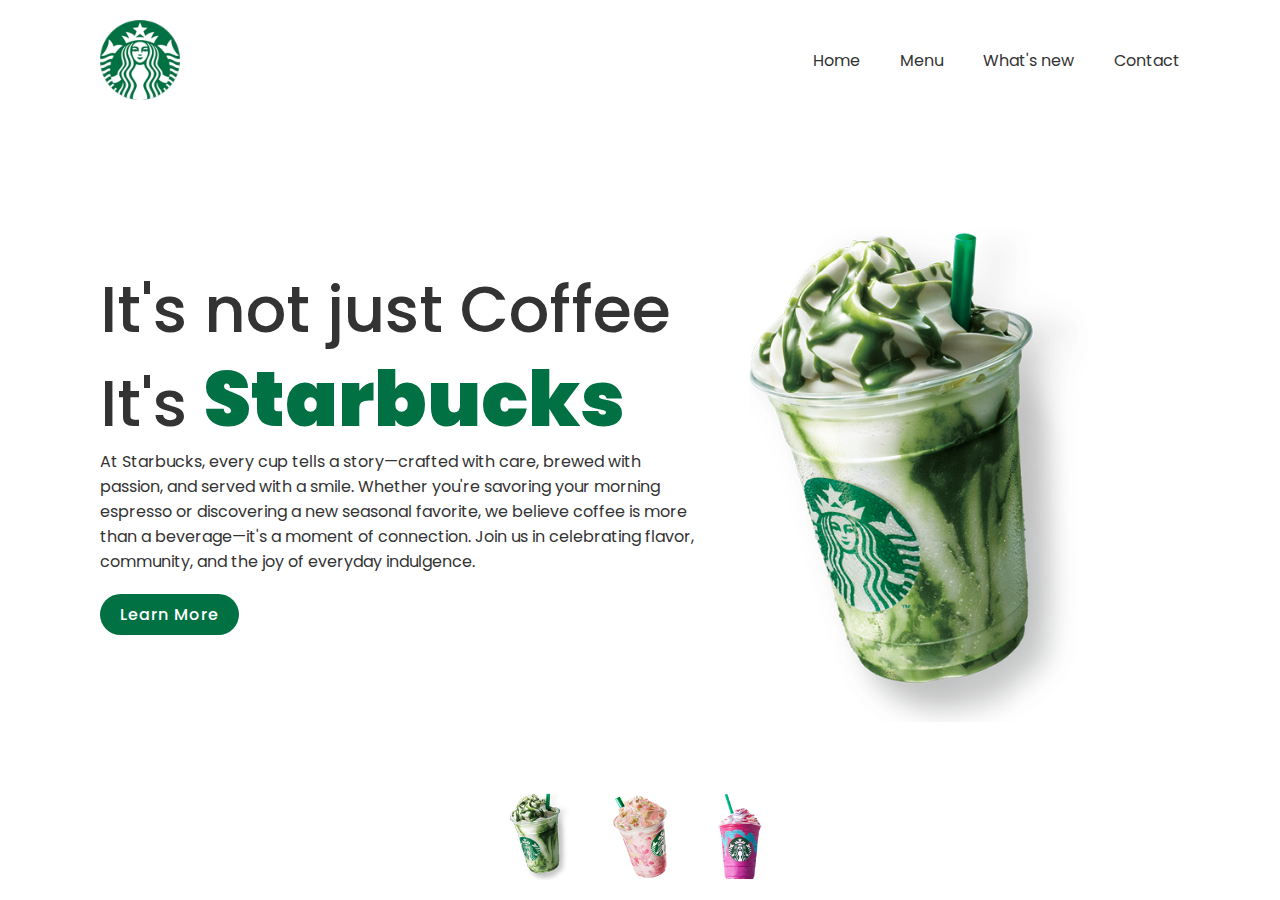
<file: Landing Page/index.html>
<html lang="en">
<head>
     <meta charset="UTF-8">
     <meta http-equiv="X-UA-Compatible" content="IE=edge">
     <meta name="viewport"  content="width=device-width,initial-scale=1.0">
     <title> StarbucksLanding Page </title>
     <link rel="stylesheet" href="style.css">
</head>
<body>
    <section>
        <header>
            <a href="#"><img src="./img/logo.png" class="logo"></a>
            <ul>
                <li><a href="">Home</a></li>
                <li><a href="">Menu</a></li>
                <li><a href="">What's new</a></li>
                <li><a href="">Contact</a></li>
            </ul>
        </header>
        <div class="content">
            <div class="textBox">
                <h2>It's not just Coffee <br>It's <span>Starbucks</span></h2>
                <p>At Starbucks, every cup tells a story—crafted with care, brewed with passion, and served with a smile. Whether you're savoring your morning espresso or discovering a new seasonal favorite, we believe coffee is more than a beverage—it's a moment of connection. Join us in celebrating flavor, community, and the joy of everyday indulgence.</p>
                <a href="#">Learn More</a>
            </div>
            <div class="imgBox">
                <img src="./img/img1.png" class="starbucks">
            </div>
        </div>
        <ul class="thumb">
            <li><a href="#"><img src="./img/thumb1.png" onclick="imgSlider('./img/img1.png'); changeCircleColor('#017143') " ></a></li>
            <li><a href="#"><img src="./img/thumb2.png" onclick="imgSlider('./img/img2.png'); changeCircleColor('#eb7495') " ></a></li>
            <li><a href="#"><img src="./img/thumb3.png" onclick="imgSlider('./img/img3.png'); changeCircleColor('#d752b1') " ></a></li>
        </ul>
        <ul class="sci">
            <li><a href="#"><img src="./img/facebook.png"></a></li>
            <li><a href="#"><img src="./img/twitter.png"></a></li>
            <li><a href="#"><img src="./img/instagram.png"></a></li>
        </ul>
    </section>

    <script type="text/javascript">
        function imgSlider(anything){
            document.querySelector('.starbucks').src = anything;
        }
        function changeCircleColor(color){
            const circle = document.querySelector('.circle');
            circle.style.background = color;
        }

    </script>
</body>
</html>
</file>
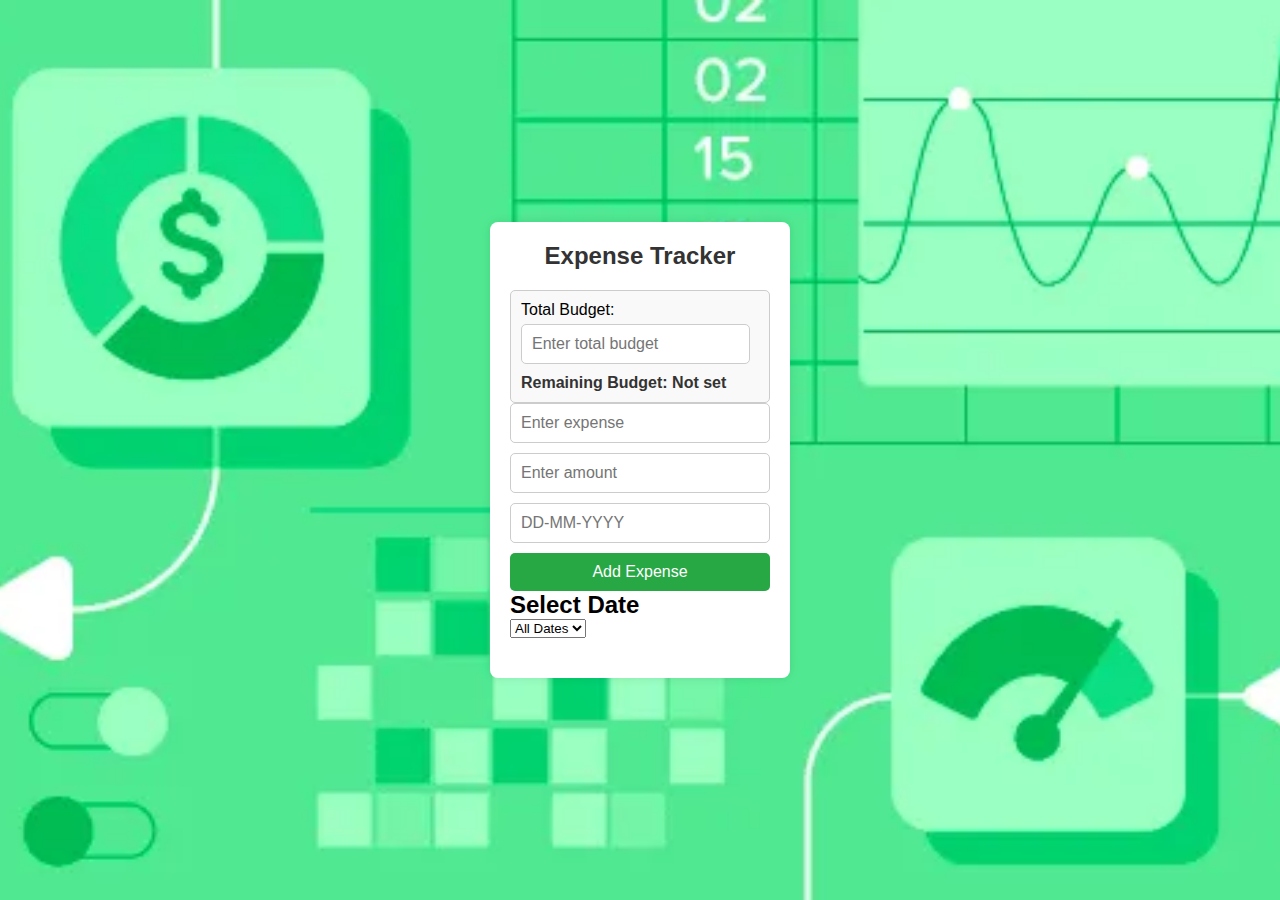
<file: PERSONAL PORTFOLIO/Expense Tracker/index.html>
<!DOCTYPE html>
<html lang="en">
<head>
    <meta charset="UTF-8">
    <meta name="viewport" content="width=device-width, initial-scale=1.0">
    <title>Expense Tracker</title>
    <link rel="stylesheet" href="styles.css">
</head>
<body>
    <div class="background">
        <div class="container">
            <header>
                <h1>Expense Tracker</h1>
            </header>

            <div class="budget-section">
                <label for="total-budget">Total Budget: </label>
                <input type="number" id="total-budget" placeholder="Enter total budget">
                <p id="remaining-budget">Remaining Budget: 0</p>
            </div>

            <form id="expense-form">
                <input type="text" id="expense-name" placeholder="Enter expense" required>
                <input type="number" id="expense-amount" placeholder="Enter amount" required>
                <input type="text" id="expense-date" placeholder="DD-MM-YYYY" required>
                <button type="submit">Add Expense</button>
            </form>

            <h2>Select Date</h2>
            <select id="date-filter">
                <option value="all">All Dates</option>
                <!-- Dates will be dynamically added here -->
            </select>

            <ul id="expense-list">
                <!-- Expenses will be dynamically added here -->
            </ul>
        </div>
    </div>

    <script src="script.js"></script>
</body>
</html>
</file>
<file: Landing Page/style.css>
@import url('https://fonts.googleapis.com/css2?family=Poppins:wght@200;300;400;500;600;700;800;900&display=swap');
*{
    margin: 0;
    padding: 0;
    box-sizing: border-box;
    font-family: 'Poppins', sans-serif;
}
section{
    position: relative;
    width: 100%;
    display: flex;
    min-height: 100vh;
    padding: 100px;
    justify-content: space-between;
    align-items: center;
    background: #fff;
}
header{
    position: absolute;
    top: 0;
    left: 0;
    width: 100%;
    padding: 20px 100px;
    display: flex;
    justify-content: space-between;
    align-items: center;
}
.logo{
    position: relative;
    max-width: 80px;
}
header ul{
    position: relative;
    display: flex;
}
header ul li{
    list-style: none;
}
header ul li a{ 
    display: inline-block;
    color: #333;
    font-weight: 400;
    margin-left: 40px;
    text-decoration: none;
}
.content{
    position: relative;
    width: 100%;
    display: flex;
    justify-content: space-between;
    align-items: center;
}
.textBox{
    position: relative;
    max-width: 600px;
}
.textBox h2{
    color: #333;
    font-size: 4em;
    line-height: 1.4em;
    font-weight: 500;
}
.textBox h2 span{
    color: #017143;
    font-size: 1.2em;
    font-weight: 900;
}
.textBox p{
    color: #333;
}
.textBox a{
    display: inline-block;
    margin-top: 20px;
    padding: 8px 20px;
    background: #017143;
    color: #fff;
    border-radius: 40px;
    font-weight: 500;
    letter-spacing: 1px;
    text-decoration: none;
}
.imgBox{
    width: 600px;
    display: flex;
    justify-content: flex-end;
    padding-right: 50px;
    margin-top: 50px;
}
.imgBox img{
    max-width: 340px;
}
.thumb{
    position: absolute;
    left: 50%;
    bottom: 20px;
    transform: translate(-50%);
    display: flex;
}
.thumb li{
    list-style: none;
    display: inline-block;
    margin: 0 20px;
    cursor: pointer;
    transition: 0.6s;
}
.thumb li:hover{
    transform: translateY(-15px);
}
.thumb li img{
    max-width: 60px;
}
.sci{
    position: relative;
    top: 50%;
    right: 30px;
    transform: translateY(-50%);
    display: flex;
    justify-content: center;
    align-items: center;
    flex-direction: column;
}
.sci li{
    list-style: none;
}
.sci li a{
    display: inline-block;
    margin: 5px 0;
    transform: scale(0.6);
    filter: invert(1);
}
.circle{
    position: absolute;
    top: 0;
    left: 0;
    width: 100%;
    height: 100%;
    background: #017143;
    clip-path: circle(600px at right 800px);
}
</file>
<file: PERSONAL PORTFOLIO/Expense Tracker/styles.css>
/* Basic Reset */
* {
    margin: 0;
    padding: 0;
    box-sizing: border-box;
}

body {
    font-family: Arial, sans-serif;
    background: url('tracker.jpg') no-repeat center center/cover; /* Background image */
    display: flex;
    justify-content: center;
    align-items: center;
    height: 100vh;
}

.container {
    background: white; /* White background for the box */
    padding: 20px;
    width: 300px;
    box-shadow: 0 0 10px rgba(0, 0, 0, 0.1);
    border-radius: 8px;
    z-index: 1; /* Ensure the box content is above the background */
}

header {
    text-align: center;
    margin-bottom: 20px;
}

h1 {
    font-size: 1.5rem;
    color: #333;
}

form {
    display: flex;
    flex-direction: column;
    gap: 10px;
}

input {
    padding: 10px;
    font-size: 1rem;
    border: 1px solid #ccc;
    border-radius: 5px;
}

button {
    padding: 10px;
    font-size: 1rem;
    color: white;
    background-color: #28a745;
    border: none;
    border-radius: 5px;
    cursor: pointer;
}

button:hover {
    background-color: #218838;
}

#expense-list {
    margin-top: 20px;
    list-style: none;
}

#expense-list li {
    display: flex;
    justify-content: space-between;
    align-items: center;
    padding: 10px;
    background-color: #f9f9f9;
    border: 1px solid #ccc;
    margin-bottom: 10px;
    border-radius: 5px;
}

/* Budget Section Styles */
.budget-section {
    margin-top: 20px;
    padding: 10px;
    background-color: #f9f9f9;
    border: 1px solid #ccc;
    border-radius: 5px;
}

.budget-section label {
    display: block;
    margin-bottom: 5px;
}

.budget-section input {
    padding: 10px;
    font-size: 1rem;
    border: 1px solid #ccc;
    border-radius: 5px;
    margin-bottom: 10px;
}

.budget-section p {
    font-size: 1rem;
    font-weight: bold;
    color: #333;
}
</file>
